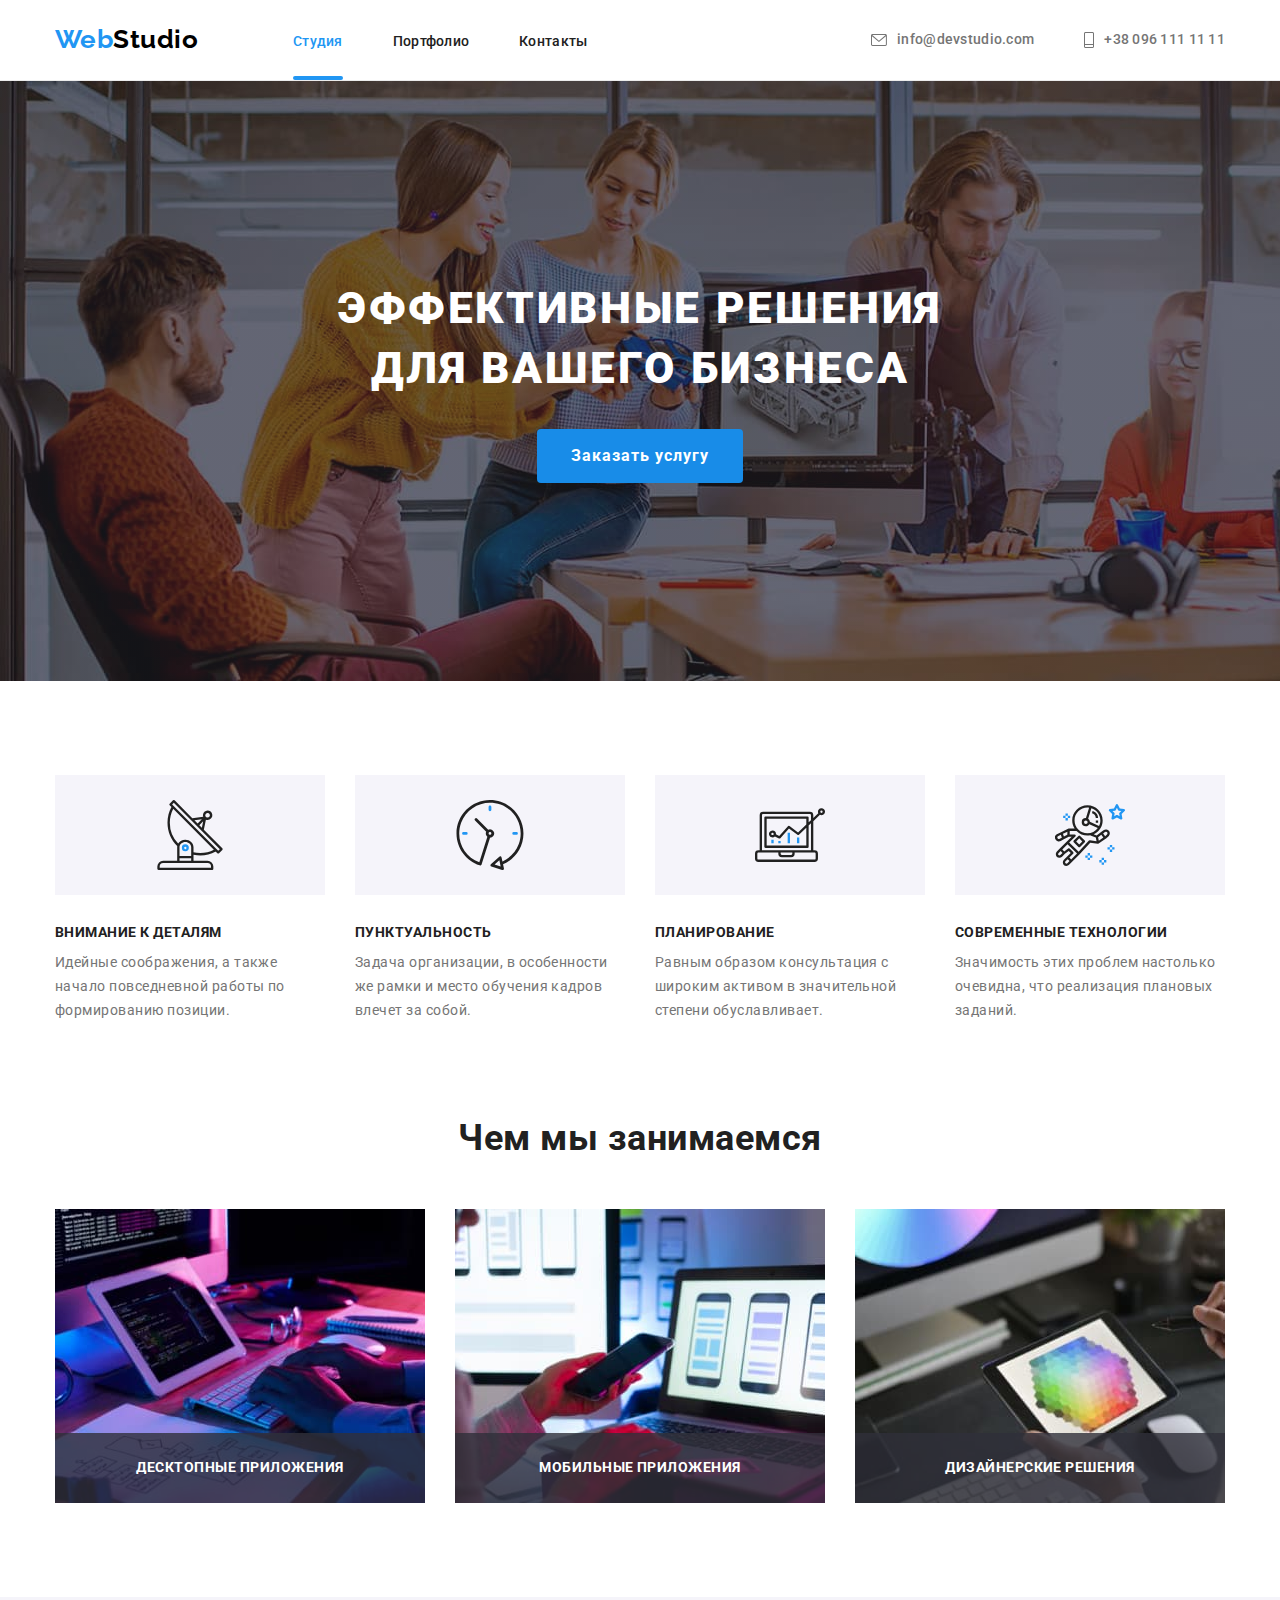
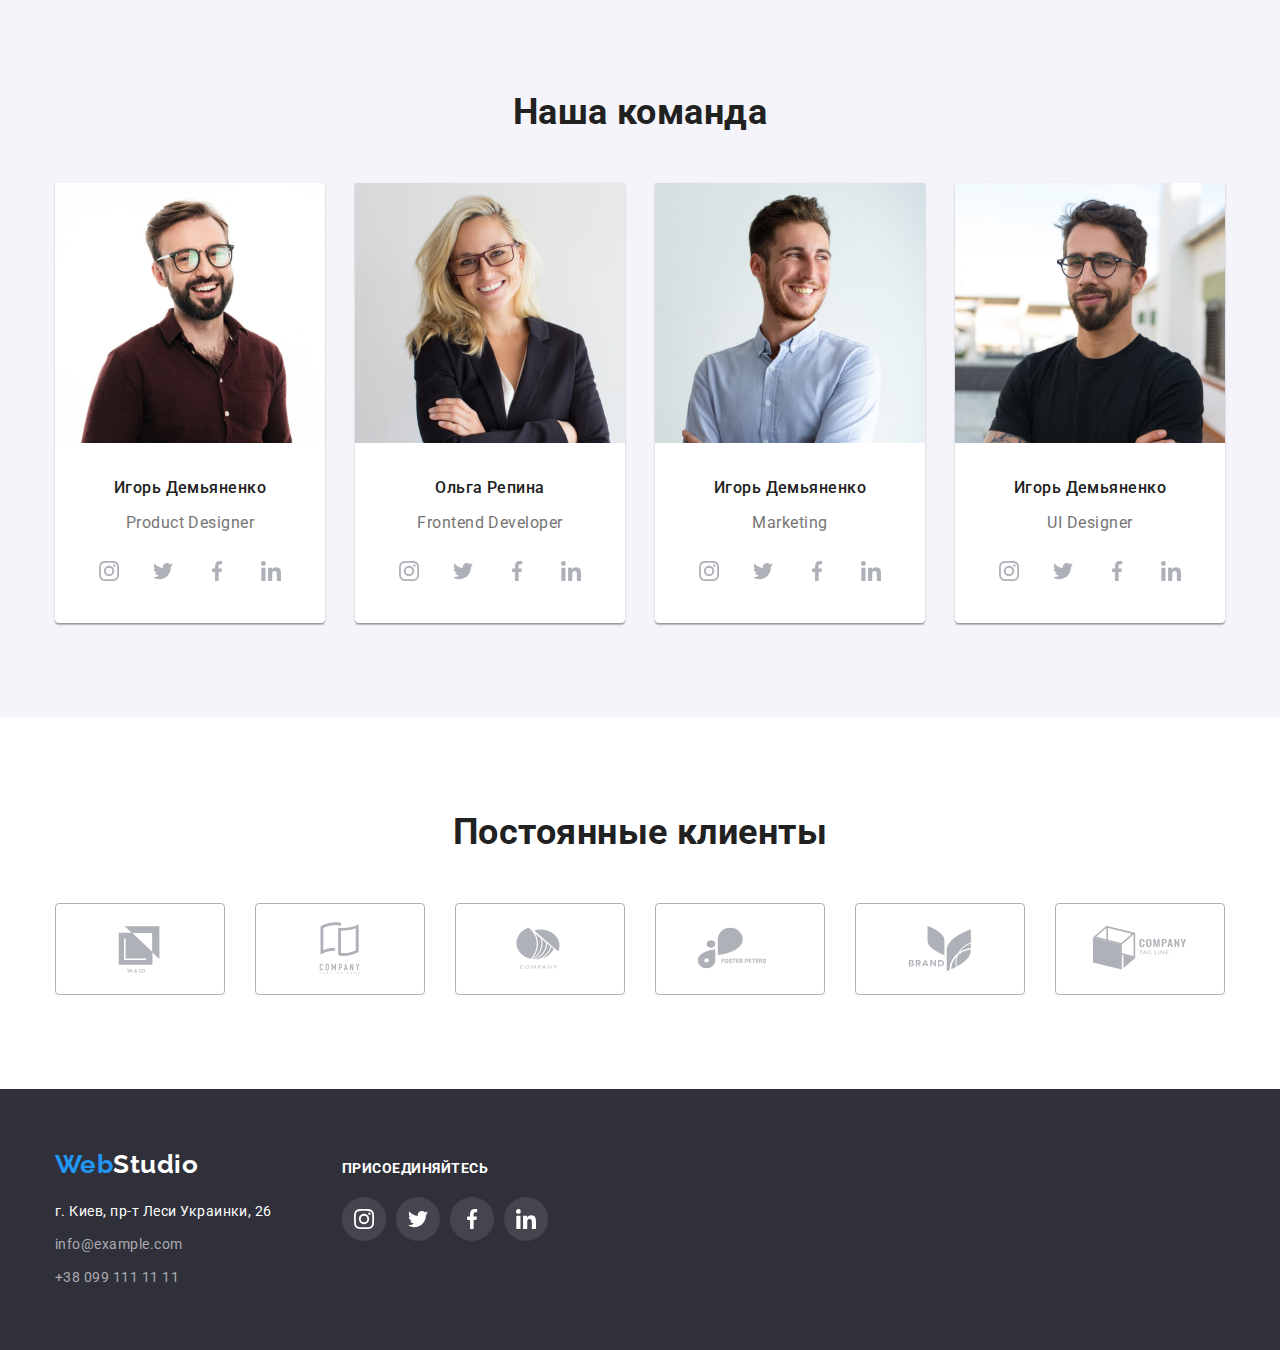
<file: index.html>
<!DOCTYPE html>
<html lang="ru">
  <head>
    <meta charset="UTF-8" />
    <meta http-equiv="X-UA-Compatible" content="IE=edge" />
    <meta
      name="viewport"
      content="width=device-width, initial-scale=1.0"
    />
    <link
      rel="stylesheet"
      href="https://cdnjs.cloudflare.com/ajax/libs/modern-normalize/1.1.0/modern-normalize.min.css"
    />
    <link rel="stylesheet" href="./css/styiles.css" />
    <link rel="preconnect" href="https://fonts.googleapis.com" />
    <link
      rel="preconnect"
      href="https://fonts.gstatic.com"
      crossorigin
    />
    <link
      href="https://fonts.googleapis.com/css2?family=Raleway:wght@700&family=Roboto:wght@400;500;700;900&display=swap"
      rel="stylesheet"
    />
    <title>Document</title>
  </head>
  <body>
    <header class="header">
      <div class="container">
        <nav class="site-nav">
          <a class="logo" href="./index.html">
            <span class="logo-back">Web</span>Studio</a
          >
          <ul class="site-nav-bt list">
            <li class="item">
              <a class="link current" href="./index.html">Студия </a>
            </li>
            <li class="item">
              <a class="link" href="./portfolio.html">Портфолио</a>
            </li>
            <li class="item">
              <a class="link" href="">Контакты</a>
            </li>
          </ul>
        </nav>

        <ul class="site-nav mailtel list">
          <li class="item">
            <a
              class="link link-mail"
              href="mailto:info@devstudio.com"
            >
              <svg class="icon-mail">
                <use
                  href="./images/symbol-defs.svg#icon-envelope"
                ></use>
              </svg>
              info@devstudio.com
            </a>
          </li>

          <li class="item">
            <a class="link link-tel" href="tel:+380961111111">
              <svg class="icon-tel">
                <use
                  href="./images/symbol-defs.svg#icon-Vector"
                ></use>
              </svg>

              +38 096 111 11 11</a
            >
          </li>
        </ul>
      </div>
    </header>

    <main>
      <!-- ----------------------Hero -------- -->
      <section class="hero">
        <div class="hero-container">
          <h1 class="hero-title">
            Эффективные решения<br />
            для вашего бизнеса
          </h1>
          <button class="hero-button" data-modal-open>
            Заказать услугу
          </button>
        </div>
      </section>

      <!--Наши преимущества-->
      <section class="advantage section">
        <div class="container">
          <h2 class="visually-hidden">Наши преимущества</h2>
          <ul class="list advantage-list">
            <li class="item list-item">
              <div class="icon-advantage-cont">
                <svg class="icon-advantage">
                  <use
                    href="./images/symbol-defs.svg#icon-antenna-1-1"
                  ></use>
                </svg>
              </div>

              <h3 class="advantage-item">Внимание к деталям</h3>
              <p class="advantage-text">
                Идейные соображения, а также начало повседневной
                работы по формированию позиции.
              </p>
            </li>
            <li class="item list-item">
              <div class="icon-advantage-cont">
                <svg class="icon-advantage">
                  <use
                    href="./images/symbol-defs.svg#icon-clock-1-1"
                  ></use>
                </svg>
              </div>

              <h3 class="advantage-item">Пунктуальность</h3>
              <p class="advantage-text">
                Задача организации, в особенности же рамки и место
                обучения кадров влечет за собой.
              </p>
            </li>
            <li class="item list-item">
              <div class="icon-advantage-cont">
                <svg class="icon-advantage">
                  <use
                    href="./images/symbol-defs.svg#icon-diagram-1-1"
                  ></use>
                </svg>
              </div>

              <h3 class="advantage-item">Планирование</h3>
              <p class="advantage-text">
                Равным образом консультация с широким активом в
                значительной степени обуславливает.
              </p>
            </li>
            <li class="item list-item">
              <div class="icon-advantage-cont">
                <svg class="icon-advantage">
                  <use
                    href="./images/symbol-defs.svg#icon-astronaut-1-1"
                  ></use>
                </svg>
              </div>

              <h3 class="advantage-item">Современные технологии</h3>
              <p class="advantage-text">
                Значимость этих проблем настолько очевидна, что
                реализация плановых заданий.
              </p>
            </li>
          </ul>
        </div>
      </section>
      <!--Чем мы занимаемся-->
      <section class="works section">
        <div class="container">
          <h2 class="title">Чем мы занимаемся</h2>

          <ul class="list works-list">
            <li class="item">
              <a class="work-link" href="">
                <img
                  src="./images/img-1.jpg"
                  alt="Проектирование задачи"
                  width="370"
                  height="294"
                  class="img"
              /></a>
              <h3 class="work-title-hide">Десктопные приложения</h3>
            </li>

            <li class="item">
              <a class="work-link" href="">
                <img
                  src="./images/img-2.jpg"
                  alt="Тест на разных устройствах"
                  width="370"
                  height="294"
                  class="img"
              /></a>
              <h3 class="work-title-hide">Мобильные приложения</h3>
            </li>

            <li class="item">
              <a class="work-link" href=""
                ><img
                  src="./images/img-3.jpg"
                  alt="Выбор лучшей политры"
                  width="370"
                  height="294"
                  class="img"
              /></a>
              <h3 class="work-title-hide">Дизайнерские решения</h3>
            </li>
          </ul>
        </div>
      </section>
      <!--Наша команда-->
      <section class="commad section">
        <div class="container">
          <h2 class="title commad-title">Наша команда</h2>

          <ul class="list commad-list">
            <li class="item commad-card">
              <img
                src="./images/team_card1.jpg"
                alt="Игорь Демьяненко"
                width="270"
              />
              <div class="card-command">
                <h3 class="command-title">Игорь Демьяненко</h3>
                <p class="command-text">Product Designer</p>

                <!-- -соцсети команды -->
                <ul class="comand-soclink">
                  <li class="comand-soc list">
                    <a class="comand-soc-link" href="">
                      <svg
                        class="comand-socseti"
                        width="20"
                        height="20"
                      >
                        <use
                          href="./images/symbol-defs.svg#icon-instagram-2"
                        ></use>
                      </svg>
                    </a>
                  </li>

                  <li class="comand-soc list">
                    <a class="comand-soc-link" href="">
                      <svg
                        class="comand-socseti"
                        width="20"
                        height="20"
                      >
                        <use
                          href="./images/symbol-defs.svg#icon-twitter-1"
                        ></use>
                      </svg>
                    </a>
                  </li>

                  <li class="comand-soc list">
                    <a class="comand-soc-link" href="">
                      <svg
                        class="comand-socseti"
                        width="20"
                        height="20"
                      >
                        <use
                          href="./images/symbol-defs.svg#icon-facebook-1"
                        ></use></svg
                    ></a>
                  </li>

                  <li class="comand-soc list">
                    <a class="comand-soc-link" href="">
                      <svg
                        class="comand-socseti"
                        width="20"
                        height="20"
                      >
                        <use
                          href="./images/symbol-defs.svg#icon-linkedin-1"
                        ></use></svg
                    ></a>
                  </li>
                </ul>
              </div>
            </li>

            <li class="item commad-card">
              <img
                src="./images/team_card2.jpg"
                alt="Ольга Репина"
                width="270"
              />
              <div class="card-command">
                <h3 class="command-title">Ольга Репина</h3>
                <p class="command-text">Frontend Developer</p>

                <ul class="comand-soclink">
                  <li class="comand-soc list">
                    <a class="comand-soc-link" href="">
                      <svg
                        class="comand-socseti"
                        width="20"
                        height="20"
                      >
                        <use
                          href="./images/symbol-defs.svg#icon-instagram-2"
                        ></use>
                      </svg>
                    </a>
                  </li>

                  <li class="comand-soc list">
                    <a class="comand-soc-link" href="">
                      <svg
                        class="comand-socseti"
                        width="20"
                        height="20"
                      >
                        <use
                          href="./images/symbol-defs.svg#icon-twitter-1"
                        ></use>
                      </svg>
                    </a>
                  </li>

                  <li class="comand-soc list">
                    <a class="comand-soc-link" href="">
                      <svg
                        class="comand-socseti"
                        width="20"
                        height="20"
                      >
                        <use
                          href="./images/symbol-defs.svg#icon-facebook-1"
                        ></use></svg
                    ></a>
                  </li>

                  <li class="comand-soc list">
                    <a class="comand-soc-link" href="">
                      <svg
                        class="comand-socseti"
                        width="20"
                        height="20"
                      >
                        <use
                          href="./images/symbol-defs.svg#icon-linkedin-1"
                        ></use></svg
                    ></a>
                  </li>
                </ul>
              </div>
            </li>

            <li class="item commad-card">
              <img
                src="./images/team_card3.jpg"
                alt="Николай Тарасов"
                width="270"
              />
              <div class="card-command">
                <h3 class="command-title">Игорь Демьяненко</h3>
                <p class="command-text">Marketing</p>

                <ul class="comand-soclink">
                  <li class="comand-soc list">
                    <a class="comand-soc-link" href="">
                      <svg
                        class="comand-socseti"
                        width="20"
                        height="20"
                      >
                        <use
                          href="./images/symbol-defs.svg#icon-instagram-2"
                        ></use>
                      </svg>
                    </a>
                  </li>

                  <li class="comand-soc list">
                    <a class="comand-soc-link" href="">
                      <svg
                        class="comand-socseti"
                        width="20"
                        height="20"
                      >
                        <use
                          href="./images/symbol-defs.svg#icon-twitter-1"
                        ></use>
                      </svg>
                    </a>
                  </li>

                  <li class="comand-soc list">
                    <a class="comand-soc-link" href="">
                      <svg
                        class="comand-socseti"
                        width="20"
                        height="20"
                      >
                        <use
                          href="./images/symbol-defs.svg#icon-facebook-1"
                        ></use></svg
                    ></a>
                  </li>

                  <li class="comand-soc list">
                    <a class="comand-soc-link" href="">
                      <svg
                        class="comand-socseti"
                        width="20"
                        height="20"
                      >
                        <use
                          href="./images/symbol-defs.svg#icon-linkedin-1"
                        ></use></svg
                    ></a>
                  </li>
                </ul>
              </div>
            </li>

            <li class="item commad-card">
              <img
                src="./images/team_card4.jpg"
                alt="Михаил Ермаков"
                width="270"
              />
              <div class="card-command">
                <h3 class="command-title">Игорь Демьяненко</h3>
                <p class="command-text">UI Designer</p>

                <ul class="comand-soclink">
                  <li class="comand-soc list">
                    <a class="comand-soc-link" href="">
                      <svg
                        class="comand-socseti"
                        width="20"
                        height="20"
                      >
                        <use
                          href="./images/symbol-defs.svg#icon-instagram-2"
                        ></use>
                      </svg>
                    </a>
                  </li>

                  <li class="comand-soc list">
                    <a class="comand-soc-link" href="">
                      <svg
                        class="comand-socseti"
                        width="20"
                        height="20"
                      >
                        <use
                          href="./images/symbol-defs.svg#icon-twitter-1"
                        ></use>
                      </svg>
                    </a>
                  </li>

                  <li class="comand-soc list">
                    <a class="comand-soc-link" href="">
                      <svg
                        class="comand-socseti"
                        width="20"
                        height="20"
                      >
                        <use
                          href="./images/symbol-defs.svg#icon-facebook-1"
                        ></use></svg
                    ></a>
                  </li>

                  <li class="comand-soc list">
                    <a class="comand-soc-link" href="">
                      <svg
                        class="comand-socseti"
                        width="20"
                        height="20"
                      >
                        <use
                          href="./images/symbol-defs.svg#icon-linkedin-1"
                        ></use></svg
                    ></a>
                  </li>
                </ul>
              </div>
            </li>
          </ul>
        </div>
      </section>
      <!------------------ Постоянные клиенты------------------------ -->
      <section class="section">
        <div class="container container-custom">
          <h2 class="title custom-title">Постоянные клиенты</h2>

          <ul class="customers list">
            <li class="custom-item">
              <a class="custom-link" href="">
                <svg class="custom-icon" width="106" height="60">
                  <use
                    href="./images/symbol-defs.svg#icon-Logo"
                  ></use>
                </svg>
              </a>
            </li>

            <li class="custom-item">
              <a class="custom-link" href="">
                <svg class="custom-icon" width="106" height="60">
                  <use
                    href="./images/symbol-defs.svg#icon-Logo-1"
                  ></use>
                </svg>
              </a>
            </li>

            <li class="custom-item">
              <a class="custom-link" href="">
                <svg class="custom-icon" width="106" height="60">
                  <use
                    href="./images/symbol-defs.svg#icon-Logo-2"
                  ></use>
                </svg>
              </a>
            </li>

            <li class="custom-item">
              <a class="custom-link" href="">
                <svg class="custom-icon" width="106" height="60">
                  <use
                    href="./images/symbol-defs.svg#icon-Logo-3"
                  ></use>
                </svg>
              </a>
            </li>

            <li class="custom-item">
              <a class="custom-link" href="">
                <svg class="custom-icon" width="106" height="60">
                  <use
                    href="./images/symbol-defs.svg#icon-Logo-4"
                  ></use>
                </svg>
              </a>
            </li>

            <li class="custom-item">
              <a class="custom-link" href="">
                <svg class="custom-icon" width="106" height="60">
                  <use
                    href="./images/symbol-defs.svg#icon-Logo-5"
                  ></use>
                </svg>
              </a>
            </li>
          </ul>
        </div>
      </section>
    </main>

    <!--Футер-->

    <footer class="footer">
      <div class="container footer-container">
        <div class="footer-left">
          <a class="logo-footer" href="./index.html"
            ><span class="logo-back">Web</span>Studio</a
          >
          <address class="adress-footer">
            <a
              class="link-footer"
              href="https://goo.gl/maps/NNCh9Yg6TMkBTw7S7"
              >г. Киев, пр-т Леси Украинки, 26</a
            >
            <br />
            <a
              class="link-footer link-footer-mailtel"
              href="mailto:info@example.com"
              >info@example.com</a
            ><br />
            <a
              class="link-footer link-footer-mailtel"
              href="tel:+380991111111"
              >+38 099 111 11 11</a
            >
          </address>
        </div>

        <!-- Соцсети в футере -->

        <div class="footer-socseti">
          <h3 class="titlefooter">присоединяйтесь</h3>
          <ul class="footersoc-list">
            <li class="footersoc-item list">
              <a class="footersoc-link" href="">
                <svg class="footersoc-icon" width="20" height="20">
                  <use
                    href="./images/symbol-defs.svg#icon-instagram-2-1"
                  ></use>
                </svg>
              </a>
            </li>

            <li class="footersoc-item list">
              <a class="footersoc-link" href="">
                <svg class="footersoc-icon" width="20" height="20">
                  <use
                    href="./images/symbol-defs.svg#icon-twitter-1-1"
                  ></use>
                </svg>
              </a>
            </li>

            <li class="footersoc-item list">
              <a class="footersoc-link" href="">
                <svg class="footersoc-icon" width="20" height="20">
                  <use
                    href="./images/symbol-defs.svg#icon-facebook-1-1"
                  ></use>
                </svg>
              </a>
            </li>

            <li class="footersoc-item list">
              <a class="footersoc-link" href="">
                <svg class="footersoc-icon" width="20" height="20">
                  <use
                    href="./images/symbol-defs.svg#icon-linkedin-1-1"
                  ></use>
                </svg>
              </a>
            </li>
          </ul>
        </div>
      </div>
    </footer>

    <div class="beckdrop is-hidden" data-modal>
      <div class="modal">
        <button type="button" class="modal-close" data-modal-close>
          <svg>
            <use
              href="./images/symbol-defs.svg#icon-close-black-18dp-2-1"
            ></use>
          </svg>
        </button>
      </div>
    </div>
    <script src="./js/modal.js"></script>
  </body>
</html>
</file>
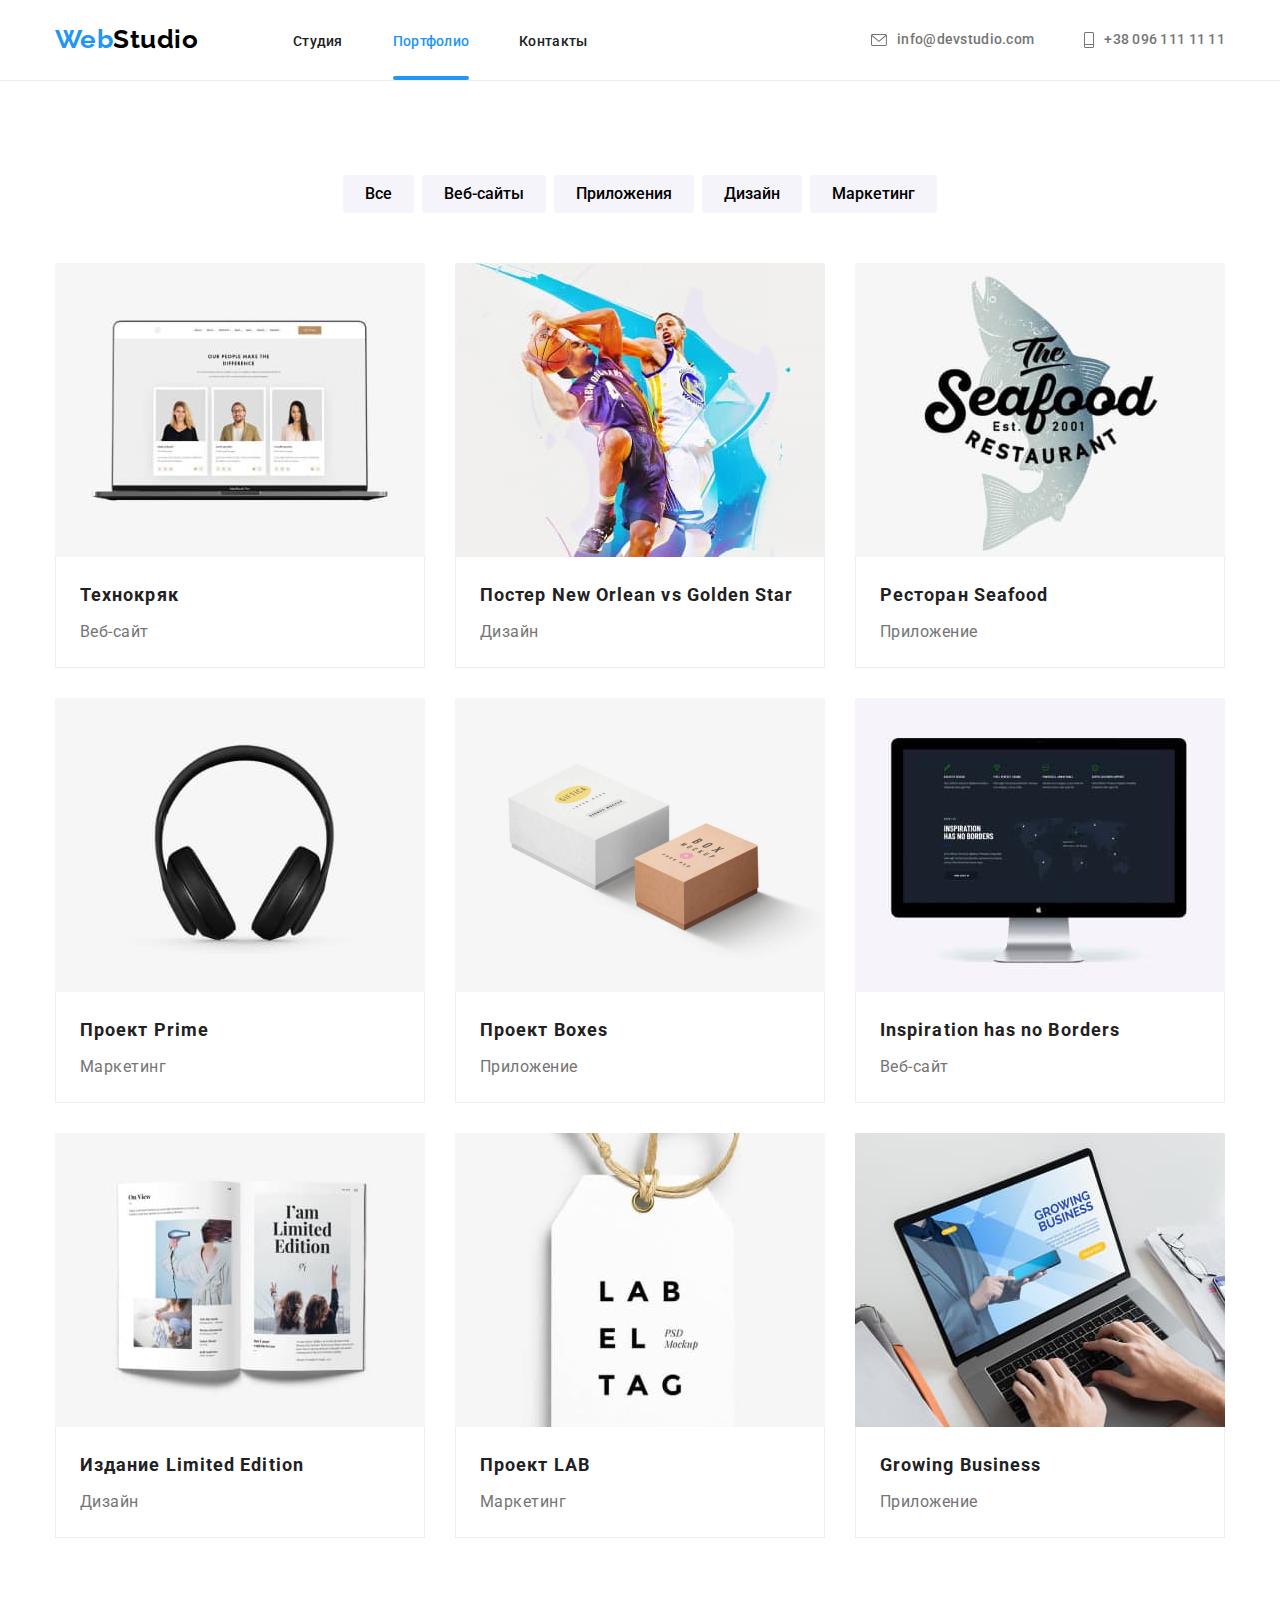
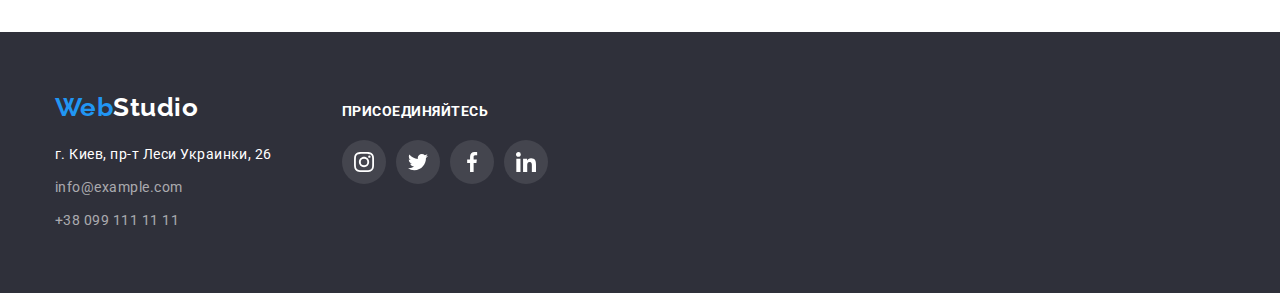
<file: portfolio.html>
<!DOCTYPE html>
<html lang="ru">
  <head>
    <meta charset="UTF-8" />
    <meta http-equiv="X-UA-Compatible" content="IE=edge" />
    <meta
      name="viewport"
      content="width=device-width, initial-scale=1.0"
    />
    <link
      rel="stylesheet"
      href="https://cdnjs.cloudflare.com/ajax/libs/modern-normalize/1.1.0/modern-normalize.min.css"
    />
    <link rel="stylesheet" href="./css/styiles.css" />
    <link rel="preconnect" href="https://fonts.googleapis.com" />
    <link
      rel="preconnect"
      href="https://fonts.gstatic.com"
      crossorigin
    />
    <link
      href="https://fonts.googleapis.com/css2?family=Raleway:wght@700&family=Roboto:wght@400;500;700;900&display=swap"
      rel="stylesheet"
    />
    <title>Document</title>
  </head>
  <body>
    <header class="header">
      <div class="container">
        <nav class="site-nav">
          <a class="logo" href="./index.html">
            <span class="logo-back">Web</span>Studio</a
          >
          <ul class="site-nav-bt list">
            <li class="item">
              <a class="link" href="./index.html">Студия </a>
            </li>
            <li class="item">
              <a class="link current" href="./portfolio.html"
                >Портфолио</a
              >
            </li>
            <li class="item">
              <a class="link" href="">Контакты</a>
            </li>
          </ul>
        </nav>

        <ul class="site-nav mailtel list">
          <li class="item">
            <a
              class="link link-mail"
              href="mailto:info@devstudio.com"
            >
              <svg class="icon-mail">
                <use
                  href="./images/symbol-defs.svg#icon-envelope"
                ></use>
              </svg>

              info@devstudio.com
            </a>
          </li>

          <li class="item">
            <a class="link link-tel" href="tel:+380961111111">
              <svg class="icon-tel">
                <use
                  href="./images/symbol-defs.svg#icon-Vector"
                ></use>
              </svg>

              +38 096 111 11 11</a
            >
          </li>
        </ul>
      </div>
    </header>

    <main class="section">
      <!--Навигация по портфолио-->
      <section class="page-buttons">
        <div class="container">
          <ul class="buttons list">
            <li class="button-menu">
              <button class="button-menu-item" type="button">
                Все
              </button>
            </li>
            <li class="button-menu">
              <button class="button-menu-item" type="button">
                Веб-сайты
              </button>
            </li>
            <li class="button-menu">
              <button class="button-menu-item" type="button">
                Приложения
              </button>
            </li>
            <li class="button-menu">
              <button class="button-menu-item" type="button">
                Дизайн
              </button>
            </li>
            <li class="button-menu">
              <button class="button-menu-item" type="button">
                Маркетинг
              </button>
            </li>
          </ul>
        </div>
      </section>

      <!--Примеры портфолио -->
      <section>
        <div class="container project-container">
          <h1 class="visually-hidden">Примеры портфолио</h1>
          <!--Скрытый заголовок-->

          <ul class="projects-list">
            <li class="project-item list">
              <a class="project-link" href="">
                <div class="project-wrap">
                  <img
                    src="./images/project1.jpg"
                    alt="Фото людей"
                    width="370"
                  />

                  <p class="prjects-description-hide">
                    Ресурс предлагает комплексные предложения с разным
                    уровнем функционала и сервисов. Все это позволит
                    посетителю получить исчерпывающие сведения о
                    компании или частном лице.
                  </p>
                </div>

                <div class="card-content">
                  <h2 class="title">Технокряк</h2>
                  <p class="prjects-description">Веб-сайт</p>
                </div>
              </a>
            </li>

            <li class="project-item list">
              <a class="project-link" href="">
                <div class="project-wrap">
                  <img
                    src="./images/project2.jpg"
                    alt="Фото баскетболистов"
                    width="370"
                  />
                  <p class="prjects-description-hide">
                    Ресурс предлагает комплексные предложения с разным
                    уровнем функционала и сервисов. Все это позволит
                    посетителю получить исчерпывающие сведения о
                    компании или частном лице.
                  </p>
                </div>
                <div class="card-content">
                  <h2 class="title">
                    Постер New Orlean vs Golden Star
                  </h2>
                  <p class="prjects-description">Дизайн</p>
                </div>
              </a>
            </li>

            <li class="project-item list">
              <a class="project-link" href="">
                <div class="project-wrap">
                  <img
                    src="./images/project3.jpg"
                    alt="Лого рестарана"
                    width="370"
                  />
                  <p class="prjects-description-hide">
                    Ресурс предлагает комплексные предложения с разным
                    уровнем функционала и сервисов. Все это позволит
                    посетителю получить исчерпывающие сведения о
                    компании или частном лице.
                  </p>
                </div>
                <div class="card-content">
                  <h2 class="title">Ресторан Seafood</h2>
                  <p class="prjects-description">Приложение</p>
                </div>
              </a>
            </li>

            <li class="project-item list">
              <a class="project-link" href="">
                <div class="project-wrap">
                  <img
                    src="./images/project4.jpg"
                    alt="Наушники"
                    width="370"
                  />
                  <p class="prjects-description-hide">
                    Ресурс предлагает комплексные предложения с разным
                    уровнем функционала и сервисов. Все это позволит
                    посетителю получить исчерпывающие сведения о
                    компании или частном лице.
                  </p>
                </div>
                <div class="card-content">
                  <h2 class="title">Проект Prime</h2>
                  <p class="prjects-description">Маркетинг</p>
                </div>
              </a>
            </li>

            <li class="project-item list">
              <a class="project-link" href="">
                <div class="project-wrap">
                  <img
                    src="./images/project5.jpg"
                    alt="Два коробка"
                    width="370"
                  />
                  <p class="prjects-description-hide">
                    Ресурс предлагает комплексные предложения с разным
                    уровнем функционала и сервисов. Все это позволит
                    посетителю получить исчерпывающие сведения о
                    компании или частном лице.
                  </p>
                </div>
                <div class="card-content">
                  <h2 class="title">Проект Boxes</h2>
                  <p class="prjects-description">Приложение</p>
                </div>
              </a>
            </li>

            <li class="project-item list">
              <a class="project-link" href="">
                <div class="project-wrap">
                  <img
                    src="./images/project6.jpg"
                    alt="Монитор с изображением"
                    width="370"
                  />
                  <p class="prjects-description-hide">
                    Ресурс предлагает комплексные предложения с разным
                    уровнем функционала и сервисов. Все это позволит
                    посетителю получить исчерпывающие сведения о
                    компании или частном лице.
                  </p>
                </div>
                <div class="card-content">
                  <h2 class="title">Inspiration has no Borders</h2>
                  <p class="prjects-description">Веб-сайт</p>
                </div>
              </a>
            </li>

            <li class="project-item list">
              <a class="project-link" href="">
                <div class="project-wrap">
                  <img
                    src="./images/project7.jpg"
                    alt="Книга"
                    width="370"
                  />
                  <p class="prjects-description-hide">
                    Ресурс предлагает комплексные предложения с разным
                    уровнем функционала и сервисов. Все это позволит
                    посетителю получить исчерпывающие сведения о
                    компании или частном лице.
                  </p>
                </div>
                <div class="card-content">
                  <h2 class="title">Издание Limited Edition</h2>
                  <p class="prjects-description">Дизайн</p>
                </div>
              </a>
            </li>

            <li class="project-item list">
              <a class="project-link" href="">
                <div class="project-wrap">
                  <img
                    src="./images/project8.jpg"
                    alt="Тег-метка"
                    width="370"
                  />
                  <p class="prjects-description-hide">
                    Ресурс предлагает комплексные предложения с разным
                    уровнем функционала и сервисов. Все это позволит
                    посетителю получить исчерпывающие сведения о
                    компании или частном лице.
                  </p>
                </div>
                <div class="card-content">
                  <h2 class="title">Проект LAB</h2>
                  <p class="prjects-description">Маркетинг</p>
                </div>
              </a>
            </li>

            <li class="project-item list">
              <a class="project-link" href="">
                <div class="project-wrap">
                  <img
                    src="./images/project9.jpg"
                    alt="Работа за ноутбуком"
                    width="370"
                  />
                  <p class="prjects-description-hide">
                    Ресурс предлагает комплексные предложения с разным
                    уровнем функционала и сервисов. Все это позволит
                    посетителю получить исчерпывающие сведения о
                    компании или частном лице.
                  </p>
                </div>
                <div class="card-content">
                  <h2 class="title">Growing Business</h2>
                  <p class="prjects-description">Приложение</p>
                </div>
              </a>
            </li>
          </ul>
        </div>
      </section>
    </main>

    <!--Футер-->

    <footer class="footer">
      <div class="container footer-container">
        <div class="footer-left">
          <a class="logo-footer" href="./index.html"
            ><span class="logo-back">Web</span>Studio</a
          >
          <address class="adress-footer">
            <a
              class="link-footer"
              href="https://goo.gl/maps/NNCh9Yg6TMkBTw7S7"
              >г. Киев, пр-т Леси Украинки, 26</a
            >
            <br />
            <a
              class="link-footer link-footer-mailtel"
              href="mailto:info@example.com"
              >info@example.com</a
            ><br />
            <a
              class="link-footer link-footer-mailtel"
              href="tel:+380991111111"
              >+38 099 111 11 11</a
            >
          </address>
        </div>

        <!-- Соцсети в футере -->

        <div class="footer-socseti">
          <h3 class="titlefooter">присоединяйтесь</h3>
          <ul class="footersoc-list">
            <li class="footersoc-item list">
              <a class="footersoc-link" href="">
                <svg class="footersoc-icon" width="20" height="20">
                  <use
                    href="./images/symbol-defs.svg#icon-instagram-2-1"
                  ></use>
                </svg>
              </a>
            </li>

            <li class="footersoc-item list">
              <a class="footersoc-link" href="">
                <svg class="footersoc-icon" width="20" height="20">
                  <use
                    href="./images/symbol-defs.svg#icon-twitter-1-1"
                  ></use>
                </svg>
              </a>
            </li>

            <li class="footersoc-item list">
              <a class="footersoc-link" href="">
                <svg class="footersoc-icon" width="20" height="20">
                  <use
                    href="./images/symbol-defs.svg#icon-facebook-1-1"
                  ></use>
                </svg>
              </a>
            </li>

            <li class="footersoc-item list">
              <a class="footersoc-link" href="">
                <svg class="footersoc-icon" width="20" height="20">
                  <use
                    href="./images/symbol-defs.svg#icon-linkedin-1-1"
                  ></use>
                </svg>
              </a>
            </li>
          </ul>
        </div>
      </div>
    </footer>
  </body>
</html>
</file>
<file: css/styiles.css>
:root {
  --primary-text-color: #212121;
  --logo-color-black: #000000;
  --base-color: #757575;
  --title-text-color: #ffffff;
  --accent-color: #2196f3;
  --accent-button-color: #188ce8;
  --accent-buttons-color: #f5f4fa;
  --background-footer-color: #2f303a;
  --link-footer-color: rgba(255, 255, 255, 0.6);
  --boreder-color-ee: #eeeeee;
  --boreder-color-ec: #ececec;
}

.visually-hidden {
  position: absolute;
  white-space: nowrap;
  width: 1px;
  height: 1px;
  overflow: hidden;
  border: 0;
  padding: 0;
  clip: rect(0 0 0 0);
  clip-path: inset(50%);
  margin: -1px;
}

p,
h1,
h2,
h3,
h4,
h5,
h6 {
  margin: 0;
}

ul {
  margin: 0;
  padding-left: 0;
}

img {
  max-width: 100%;
  display: block;
}

body {
  font-family: 'Roboto', sans-serif;
  font-size: 16px;
  line-height: 1.2;
  color: var(--primary-text-color);

  letter-spacing: 0.03em;
}

.list {
  list-style: none;
}

.section {
  padding-top: 94px;
  padding-bottom: 94px;
  /* outline: 2px solid seagreen; */
}

.container {
  width: 1200px;
  padding-left: 15px;
  padding-right: 15px;

  /* align-content: center; */
  margin-left: auto;
  margin-right: auto;

  /* align-items: center; */

  /* outline: 1px solid red; */
}

/*-------------- HEADER------------ */

.header {
  border-bottom: 1px solid var(--boreder-color-ec);
}

.header .container {
  display: flex;
  align-items: center;
  margin: 0 auto;
}

.logo-back {
  color: var(--accent-color);
}
.logo {
  padding-top: 24px;
  padding-bottom: 25px;

  text-decoration: none;
  color: var(--logo-color-black);
  font-family: Raleway;
  font-weight: bold;

  min-width: 145px;
  font-size: 26px;
}

.site-nav {
  display: flex;
  align-items: center;
}

.site-nav-bt {
  display: flex;
  align-items: center;
  margin-left: 93px;
}

.site-nav-bt .item + .item {
  margin-left: 50px;
}

/* .site-nav-bt .item:last-child {
  margin-right: 0;
} */

.site-nav .link {
  font-weight: 500;
  font-size: 14px;
  line-height: 1.14;
  letter-spacing: 0.02em;
  padding-top: 32px;
  padding-bottom: 32px;
}

.link.link-tel:hover .icon-tel,
.link.link-tel:focus .icon-tel {
  fill: var(--accent-button-color);
}

.link.link-mail:hover .icon-mail,
.link.link-mail:focus .icon-mail {
  fill: var(--accent-button-color);
}

/* .mailtel .item::before{
content: "";
height: 34px;
display: block;
outline: 1px solid #000000; */

/* background-image: url(../images/svg/facebook\ 1.svg);
background-repeat: no-repeat;
background-size: contain;
background-position: center;
background-color: #188ce8;
}

.mailtel .item:nth-child(1)::before{
background-image: url(../images/svg/facebook\ 1.svg);
}

.mailtel .item:nth-child(2)::before{
background-image: url(../images/svg/envelope.svg);
}  */

.mailtel {
  padding-left: 0;
  margin-left: auto;
}

.mailtel .item + .item {
  margin-left: 50px;
}

.mailtel .link {
  color: var(--base-color);
  margin: 0;
}

.icon-mail {
  width: 16px;
  height: 12px;
  margin-right: 10px;
  fill: var(--base-color);

  transition: fill 250ms cubic-bezier(0.4, 0, 0.2, 1);
}

.icon-tel {
  width: 10px;
  height: 16px;
  margin-right: 10px;
  fill: var(--base-color);

  transition: fill 250ms cubic-bezier(0.4, 0, 0.2, 1);
}

/* --------------- */
.link-mail {
  display: flex;
  justify-content: center;
  align-items: center;
}

.link-tel {
  display: flex;
  align-items: center;
  justify-content: center;
}

/* ----------- */

.item .link {
  position: relative;
}

.current::after {
  position: absolute;

  content: '';
  left: 0;
  bottom: 1px;
  width: 100%;
  height: 4px;
  border-radius: 2px;

  background-color: var(--accent-color);
  transform: scale(1);
  transition: color transform 250ms cubic-bezier(0.4, 0, 0.2, 1);
}

.current:hover::after {
  transform: scale(1);

  /* overflow: hidden; */
}

/* Hero --------------------------------------------------------*/

.hero {
  background-color: var(--background-footer-color);
  color: var(--title-text-color);
  text-align: center;
  align-items: center;

  /* outline: 1px solid tomato; */
  display: flex;
}

.hero-title {
  font-weight: 900;
  font-size: 44px;
  line-height: 1.36;
  text-align: center;
  letter-spacing: 0.06em;
  text-transform: uppercase;
  margin-bottom: 30px;
}

.hero-button {
  display: block;
  background-color: var(--accent-button-color);
  color: var(--title-text-color);
  cursor: pointer;
  font-weight: 700;
  line-height: 1.88;
  letter-spacing: 0.06em;
  border-radius: 4px;
  border-color: transparent;

  align-items: center;
  padding: 10px 32px;
  margin-right: auto;
  margin-left: auto;

  transition: background-color 250ms cubic-bezier(0.4, 0, 0.2, 1);
}

.hero-button:hover,
.hero-button:focus {
  background-color: var(--accent-color);
}

.link {
  text-decoration: none;
  color: var(--primary-text-color);

  transition: color 250ms cubic-bezier(0.4, 0, 0.2, 1);
}

.link.current {
  color: var(--accent-color);
}

.hero {
  max-width: 1600px;
  height: 600px;

  justify-content: center;

  margin-left: auto;
  margin-right: auto;

  background-image: linear-gradient(
      rgba(47, 48, 58, 0.4),
      rgba(47, 48, 58, 0.4)
    ),
    url(../images/heroi.jpg);
}

/* advantage ----------------------------------------------*/

.advantage-list {
  display: flex;
  flex-wrap: wrap;
}

.advantage-list .item {
  width: 270px;
  /* background-color: tomato; */
}

.advantage-item {
  padding-bottom: 10px;
}

.advantage-list li + li {
  margin-left: 30px;
}

.icon-advantage-cont {
  /* width: 270px; */
  height: 120px;
  background-color: var(--accent-buttons-color);

  display: flex;
  align-items: center;
  justify-content: center;
  margin-bottom: 30px;
}

.icon-advantage {
  width: 70px;
  height: 70px;
}

/* .advantage-item:not(:first-child)
{padding-left: 50px;} */

/* .advantage-list .list-item + .list-item{
  padding-left: 40px;
} */

/* <!-------------------Чем мы занимаемся-->---------------- */

.works {
  padding-top: 0;
}

.works-list {
  display: flex;
}

.works-list .item:not(:first-child) {
  margin-left: 30px;
}

.works .title {
  padding-bottom: 50px;
}

/* -------- */
.works-list .item {
  position: relative;
}

.work-title-hide {
  position: absolute;
  width: 100%;
  height: 70px;
  color: #ffffff;

  bottom: 0;

  opacity: 1;

  background: rgba(47, 48, 58, 0.8);

  display: flex;
  align-items: center;
  justify-content: center;
}

.work-link {
  display: block;
}
/* <!--------------------Наша команда-----------------------------> */

.item.commad-card {
  /* width: 270px;
   height: 428px; */

  background: var(--title-text-color);
  /* material shadow v1 */

  box-shadow: 0px 1px 3px rgba(0, 0, 0, 0.12),
    0px 1px 1px rgba(0, 0, 0, 0.14), 0px 2px 1px rgba(0, 0, 0, 0.2);
  border-radius: 0px 0px 4px 4px;
}

.commad {
  background-color: var(--accent-buttons-color);
}

.commad-list {
  display: flex;
}

.commad .item {
  background-color: var(--title-text-color);
}

.commad-list .item:not(:first-child) {
  margin-left: 30px;
}
.commad .title {
  padding-bottom: 50px;
}

.link-footer:focus,
.link-footer:hover,
.link:hover,
.link:focus {
  color: var(--accent-color);
}

.link-footer {
  text-decoration: none;
}

.button-menu-item {
  cursor: pointer;
  background-color: var(--accent-buttons-color);
  font-family: inherit;
  font-weight: 500;
  border: none;
  /* font-size: 16px; */
  line-height: 1.62;

  border-radius: 4px;


  transition: color 250ms cubic-bezier(0.4, 0, 0.2, 1),
    background 250ms cubic-bezier(0.4, 0, 0.2, 1),
    box-shadow 250ms cubic-bezier(0.4, 0, 0.2, 1);
}
.button-menu-item:hover,
.button-menu-item:focus {
  background-color: var(--accent-color);
  color: var(--title-text-color);

  background: var(--accent-color);
  /* shadow-middle */

  box-shadow: 0px 3px 1px rgba(0, 0, 0, 0.1),
    0px 1px 2px rgba(0, 0, 0, 0.08), 0px 2px 2px rgba(0, 0, 0, 0.12);
  border-radius: 4px;

  box-sizing: border-box;
}

.advantage-text {
  color: var(--base-color);
  font-weight: 400;
  font-size: 14px;
  line-height: 1.71;
}

.work-title-hide,
.advantage-item,
.titlefooter {
  font-size: 14px;
  line-height: 1.14;
  text-transform: uppercase;
}

.works .title,
.commad .title,
.custom-title {
  font-size: 36px;
  line-height: 1.17;
  text-align: center;
}

.command-title {
  font-weight: 500;
  font-size: 16px;
  line-height: 1.89;
  text-align: center;
  margin-bottom: 10px;
}

.command-text {
  color: var(--base-color);
  text-align: center;
}

.card-command {
  padding-top: 30px;
  padding-bottom: 30px;
}

.projects-list .title {
  font-size: 18px;
  line-height: 2;
  letter-spacing: 0.06em;
}

.prjects-description {
  line-height: 1.88;
  color: var(--base-color);
}

.comand-soclink .comand-soc + .comand-soc {
  margin-left: 10px;
}
.comand-socseti {
  display: flex;
  fill: #afb1b8;

  transition: fill 250ms cubic-bezier(0.4, 0, 0.2, 1);

  /* outline: 4px solid turquoise; */
}

.comand-soc {
  display: flex;

  /* outline: 2px solid rgb(17, 231, 210); */
}

.comand-soc-link {
  width: 44px;
  height: 44px;

  display: flex;
  align-items: center;
  justify-content: center;
  border-radius: 50px;

  /* outline: 3px solid rgb(13, 247, 25); */

  transition: background-color 250ms cubic-bezier(0.4, 0, 0.2, 1);
}

.comand-soc-link:hover,
.comand-soc-link:focus {
  background-color: var(--accent-color);
}

.comand-soc-link:hover .comand-socseti,
.comand-soc-link:focus .comand-socseti {
  fill: var(--title-text-color);
}

.comand-soclink {
  margin-top: 16px;

  display: flex;
  justify-content: center;

  /* outline: 1px solid  rgb(224, 42, 42); */
}

/* ---------------------------------------------------- */

/*       <!--Навигация по портфолио--> */

.buttons {
  display: flex;
  justify-content: center;
}

.button-menu-item {
  padding: 6px 22px;
}

.button-menu + .button-menu {
  margin-left: 8px;
}

/* <!--Примеры портфолио -->     ===================== */

.projects-list {
  display: flex;
  flex-wrap: wrap;

  /* padding: 0;
  margin: 0; */

  margin-top: -30px;
  margin-left: -30px;

  padding-top: 50px;

  /* outline: 1px tomato; */
}

.project-item {
  flex-basis: calc(100% / 3 - 30px);
  margin-left: 30px;
  margin-top: 30px;
}

.card-content {
  padding: 20px 24px;
  border-right: 1px solid var(--boreder-color-ee);
  border-bottom: 1px solid var(--boreder-color-ee);
  border-left: 1px solid var(--boreder-color-ee);
}

.card-content .title {
  margin-bottom: 4px;
  color: var(--primary-text-color);
}

.project-link {
  display: block;
  text-decoration: none;

  transition: box-shadow 250ms cubic-bezier(0.4, 0, 0.2, 1);
}

.project-link:hover,
.project-link:focus {
  box-shadow: 0px 1px 1px rgba(0, 0, 0, 0.12),
    0px 4px 4px rgba(0, 0, 0, 0.06), 1px 4px 6px rgba(0, 0, 0, 0.16);
}

/* ----- */
.project-item:hover .prjects-description-hide,
.project-item:focus .prjects-description-hide {
  transform: translateY(0);
}
.project-wrap {
  position: relative;
  overflow: hidden;
}

.prjects-description-hide {
  position: absolute;

  font-family: 'Roboto';
  font-style: normal;
  font-weight: 400;
  font-size: 18px;
  line-height: 1.56;
  padding: 63px 24px;
  letter-spacing: 0.03em;
  color: #ffffff;

  width: 100%;
  height: 100%;
  left: 0;
  top: 0;
  transform: translateY(100%);
  transition: transform 250ms cubic-bezier(0.4, 0, 0.2, 1);

  background: rgba(33, 150, 243, 0.9);

  /* opacity: 0; */
}

/*-------------------- Постоянные клиенты */

/* ------------------------------------------- */

.custom-title {
  padding-bottom: 50px;

  /* outline: 2px solid greenyellow; */
}

.customers {
  display: flex;

  /* outline: 1px solid tomato; */
}

.custom-item + .custom-item {
  margin-left: 30px;
}
.custom-item {
  /* outline: 2px solid blue; */
}

.custom-link {
  display: flex;
  justify-content: center;
  align-items: center;

  width: 170px;
  height: 92px;

  border: 1px solid #afb1b8;
  box-sizing: border-box;
  border-radius: 4px;

  color: var(--accent-color);

  transition: border 250ms cubic-bezier(0.4, 0, 0.2, 1);
}

.custom-icon {
  display: block;

  fill: #afb1b8;

  transition: fill 250ms cubic-bezier(0.4, 0, 0.2, 1);

  /* outline: 1px solid #110c0c; */
}

.custom-link:hover .custom-icon,
.custom-link:focus .custom-icon {
  fill: currentColor;
}

.custom-link:hover,
.custom-link:focus {
  border: 1px solid var(--accent-color);
}

/* ------------------------------------------------------ */

/* footer */

footer {
  background-color: var(--background-footer-color);
  padding-top: 60px;
  padding-bottom: 60px;

  /* outline: 2px solid red; */
}

.adress-footer a {
  display: inline-block;
}

.logo-footer {
  color: var(--title-text-color);
  text-decoration: none;
  font-family: Raleway;
  font-weight: bold;
  font-size: 26px;
}

.link-footer {
  color: var(--title-text-color);
  font-style: normal;
  font-size: 14px;
  line-height: 1.71;

  margin-top: 20px;

  transition: color 250ms cubic-bezier(0.4, 0, 0.2, 1);
}

.link-footer-mailtel {
  color: var(--link-footer-color);
  margin-top: 9px;
}

/*------- Соцсети в футере------ */

.footersoc-list {
  display: flex;
}

/* .footersoc-item {
} */

.footersoc-item + .footersoc-item {
  margin-left: 10px;
}

.footersoc-icon {
  fill: var(--title-text-color);
}

.footersoc-link {
  width: 44px;
  height: 44px;

  display: flex;
  justify-content: center;
  align-items: center;
  border-radius: 50px;

  background-color: rgba(255, 255, 255, 0.1);

  /* outline: 2px solid #40e018; */
  transition: background-color 250ms cubic-bezier(0.4, 0, 0.2, 1);
}

.footersoc-link:hover,
.footersoc-link:focus {
  background-color: var(--accent-color);
}

.footer-container {
  display: flex;
}

.footer-socseti {
  margin-left: 70px;
}

.titlefooter {
  color: var(--title-text-color);
  margin-top: 12px;
  margin-bottom: 20px;
}

/* ------------- */

.beckdrop {
  position: fixed;
  width: 100%;
  height: 100%;
  top: 0;
  background: rgba(0, 0, 0, 0.2);

  transition: opacity 900ms, visibility 300ms;
}

.beckdrop.is-hidden .modal {
  transform: rotate(0deg) translate(-50%, -50%) scale(0.1);
  opacity: 1;
}

.modal {
  position: absolute;
  top: 50%;
  left: 50%;
  transform: rotate(360deg) translate(-50%, -50%) scale(1);

  width: 528px;
  min-height: 581px;
  background-color: var(--title-text-color);
  border-radius: 4px;
  transition: transform 300ms;
}

.modal-close {
  position: absolute;
  top: 8px;
  right: 8px;
  width: 30px;
  height: 30px;

  cursor: pointer;

  display: flex;
  align-items: center;

  border-radius: 50%;
  border: 1px solid rgba(0, 0, 0, 0.1);

  background-color: white;
}

/* .beckdrop.is-hidden .modal {
  transform: rotate(360deg);
} */

.is-hidden {
  visibility: hidden;
  opacity: 0;
  pointer-events: none;
}
</file>
